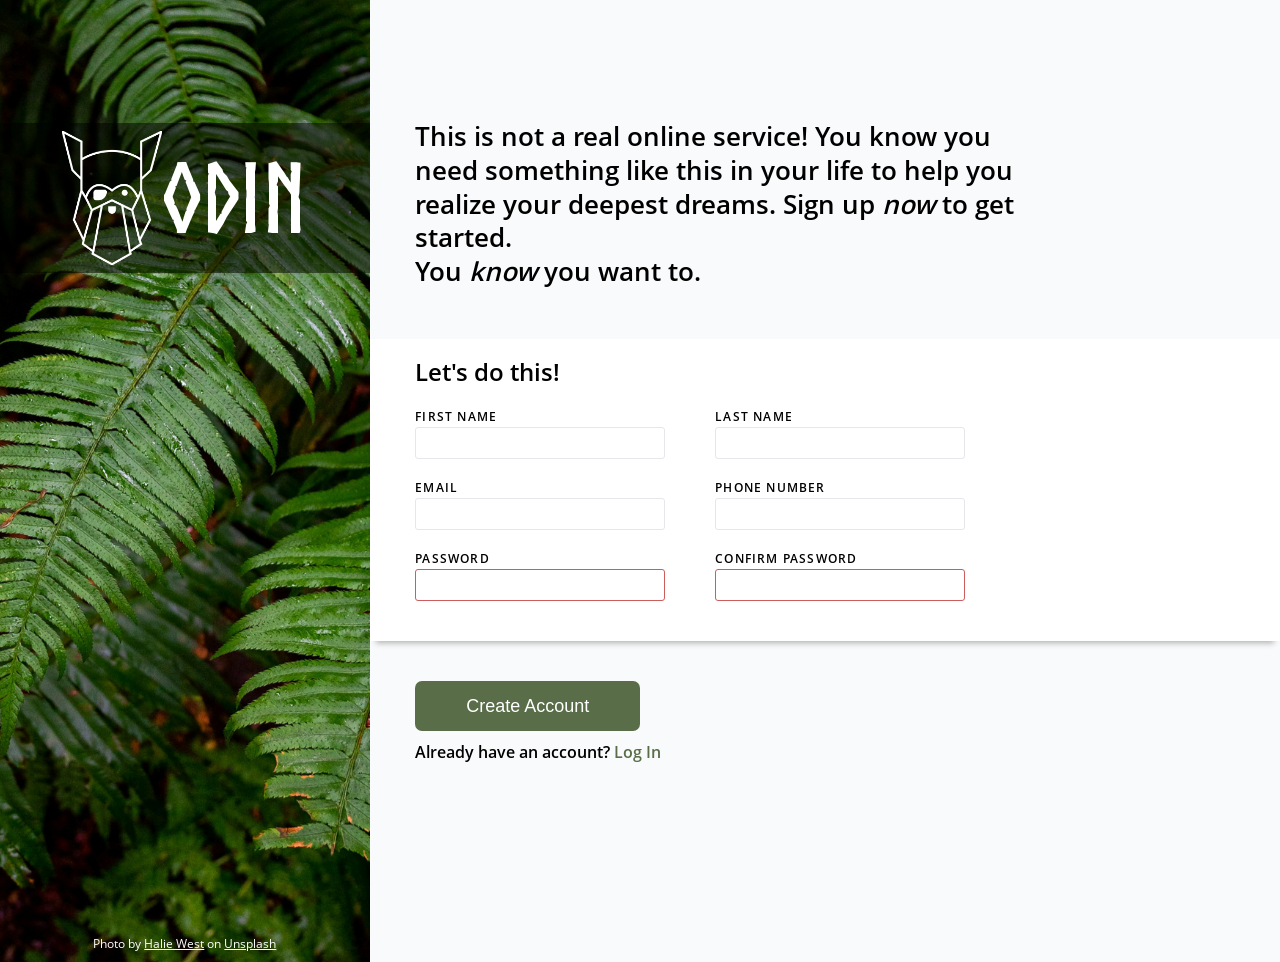
<file: index.html>
<!DOCTYPE html>
<html lang="en">
<head>
    <meta charset="UTF-8">
    <meta name="viewport" content="width=device-width, initial-scale=1.0">
    <title>Sign Up Form</title>
    <link rel="stylesheet" href="style.css">
</head>
<body>
    <div class="container">
        <section class="logo-section">
            <div class="logo-container">
                <img src="images/odin-lined.png" alt="odin-logo" class="logo-img">
                <p class="logo-text">Odin</p>
            </div>
            <p class="photo-cred">Photo by <a href="https://unsplash.com/@haliewestphoto" target="_blank">Halie West</a> on <a href="https://unsplash.com/photos/green-leaf-plant-in-close-up-photography-25xggax4bSA" target="_blank">Unsplash</a></p>
        </section>
        <section class="form-section">
            <div class="form-header">
                <p>This is not a real online service! You know you need something like this in your life to help you realize your deepest dreams. Sign up <em>now</em> to get started.</p>
                <p>You <em>know</em> you want to.</p>
            </div>
            <form class="form-main">
                <p>Let's do this!</p>
                <div class="form-row">
                    <div class="input-column">
                        <label for="user_name">First Name</label>
                        <input type="text" id="user_name" name="user_name">
                    </div>
                    <div class="input-column">
                        <label for="user_lastname">Last Name</label>
                        <input type="text" id="user_last_name" name="user_last_name">
                    </div>
                </div>
                <div class="form-row">
                    <div class="input-column">
                        <label for="user_email">Email</label>
                        <input type="email" id="user_email" name="user_email">
                    </div>
                    <div class="input-column">
                        <label for="user_phone">Phone Number</label>
                        <input type="tel" id="user_phone" name="user_phone">
                    </div>
                </div>
                <div class="form-row">
                    <div class="input-column">
                        <label for="user_pwd">Password</label>
                        <input type="password" id="user_pwd" name="user_pwd" pattern="(?=.*\d)(?=.*[a-z])(?=.*[A-Z])(?=.*[\W_]).{8,}" title="Must contain at least one number, one uppercase, one lowercase letter, one special character, and at least 8 characters." required>
                    </div>
                    <div class="input-column">
                        <label for="confirm_pwd">Confirm Password</label>
                        <input type="password" id="confirm_pwd" name="confirm_pwd" pattern="(?=.*\d)(?=.*[a-z])(?=.*[A-Z])(?=.*[\W_]).{8,}" title="Must contain at least one number, one uppercase, one lowercase letter, one special character, and at least 8 characters." required>
                    </div>
                </div>
            </form>
            <div class="form-footer">
                <form class="form-button">
                    <button action="" method="POST" class="submit-button">Create Account</button>
                </form>
                <p>Already have an account? <a href="">Log In</a></p>
            </div>
        </section>
    </div>
</body>
</html>
</file>
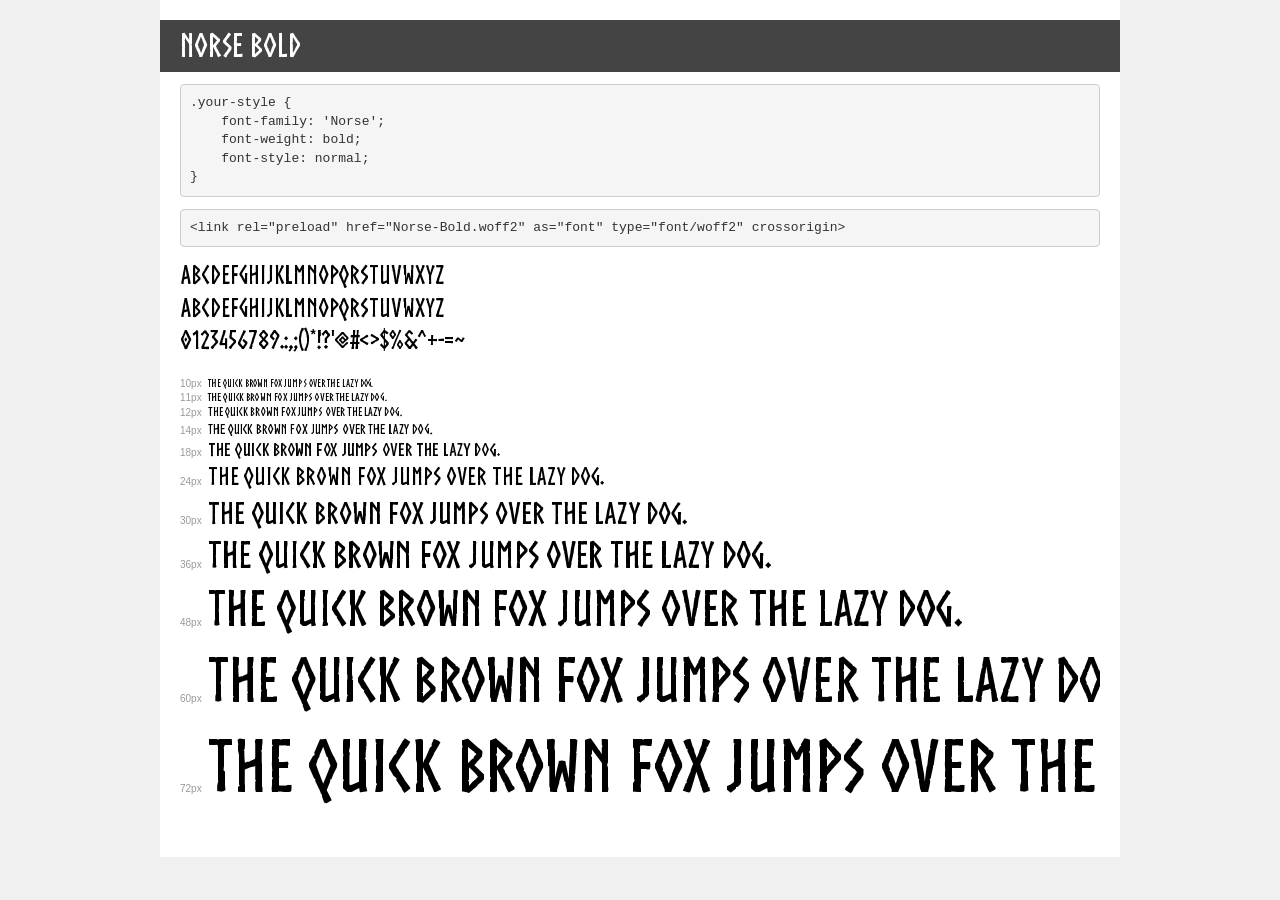
<file: fonts/demo.html>
<!DOCTYPE html>
<html lang="en">
<head>
    <meta charset="utf-8">
    <meta http-equiv="X-UA-Compatible" content="IE=edge">
    <meta name="viewport" content="width=device-width, initial-scale=1">
    <meta name="robots" content="noindex, noarchive">
    <meta name="format-detection" content="telephone=no">
    <title>Transfonter demo</title>
    <link href="stylesheet.css" rel="stylesheet">
    <style>
        /*
        http://meyerweb.com/eric/tools/css/reset/
        v2.0 | 20110126
        License: none (public domain)
        */
        html, body, div, span, applet, object, iframe,
        h1, h2, h3, h4, h5, h6, p, blockquote, pre,
        a, abbr, acronym, address, big, cite, code,
        del, dfn, em, img, ins, kbd, q, s, samp,
        small, strike, strong, sub, sup, tt, var,
        b, u, i, center,
        dl, dt, dd, ol, ul, li,
        fieldset, form, label, legend,
        table, caption, tbody, tfoot, thead, tr, th, td,
        article, aside, canvas, details, embed,
        figure, figcaption, footer, header, hgroup,
        menu, nav, output, ruby, section, summary,
        time, mark, audio, video {
            margin: 0;
            padding: 0;
            border: 0;
            font-size: 100%;
            font: inherit;
            vertical-align: baseline;
        }
        /* HTML5 display-role reset for older browsers */
        article, aside, details, figcaption, figure,
        footer, header, hgroup, menu, nav, section {
            display: block;
        }
        body {
            line-height: 1;
        }
        ol, ul {
            list-style: none;
        }
        blockquote, q {
            quotes: none;
        }
        blockquote:before, blockquote:after,
        q:before, q:after {
            content: '';
            content: none;
        }
        table {
            border-collapse: collapse;
            border-spacing: 0;
        }
        /* demo styles */
        body {
            background: #f0f0f0;
            color: #000;
        }
        .page {
            background: #fff;
            width: 920px;
            margin: 0 auto;
            padding: 20px 20px 0 20px;
            overflow: hidden;
        }
        .font-container {
            overflow-x: auto;
            overflow-y: hidden;
            margin-bottom: 40px;
            line-height: 1.3;
            white-space: nowrap;
            padding-bottom: 5px;
        }
        h1 {
            position: relative;
            background: #444;
            font-size: 32px;
            color: #fff;
            padding: 10px 20px;
            margin: 0 -20px 12px -20px;
        }
        .letters {
            font-size: 25px;
            margin-bottom: 20px;
        }
        .s10:before {
            content: '10px';
        }
        .s11:before {
            content: '11px';
        }
        .s12:before {
            content: '12px';
        }
        .s14:before {
            content: '14px';
        }
        .s18:before {
            content: '18px';
        }
        .s24:before {
            content: '24px';
        }
        .s30:before {
            content: '30px';
        }
        .s36:before {
            content: '36px';
        }
        .s48:before {
            content: '48px';
        }
        .s60:before {
            content: '60px';
        }
        .s72:before {
            content: '72px';
        }
        .s10:before, .s11:before, .s12:before, .s14:before,
        .s18:before, .s24:before, .s30:before, .s36:before,
        .s48:before, .s60:before, .s72:before {
            font-family: Arial, sans-serif;
            font-size: 10px;
            font-weight: normal;
            font-style: normal;
            color: #999;
            padding-right: 6px;
        }
        pre {
            display: block;
            padding: 9px;
            margin: 0 0 12px;
            font-family: Monaco, Menlo, Consolas, "Courier New", monospace;
            font-size: 13px;
            line-height: 1.428571429;
            color: #333;
            font-weight: normal;
            font-style: normal;
            background-color: #f5f5f5;
            border: 1px solid #ccc;
            overflow-x: auto;
            border-radius: 4px;
        }
        /* responsive */
        @media (max-width: 959px) {
            .page {
                width: auto;
                margin: 0;
            }
        }
    </style>
</head>
<body>
<div class="page">
    <div class="demo">
        <h1 style="font-family: 'Norse'; font-weight: bold; font-style: normal;">Norse Bold</h1>
        <pre title="Usage">.your-style {
    font-family: 'Norse';
    font-weight: bold;
    font-style: normal;
}</pre>
        <pre title="Preload (optional)">
&lt;link rel=&quot;preload&quot; href=&quot;Norse-Bold.woff2&quot; as=&quot;font&quot; type=&quot;font/woff2&quot; crossorigin&gt;</pre>
        <div class="font-container" style="font-family: 'Norse'; font-weight: bold; font-style: normal;">
            <p class="letters">
                abcdefghijklmnopqrstuvwxyz<br>
ABCDEFGHIJKLMNOPQRSTUVWXYZ<br>
                0123456789.:,;()*!?'@#&lt;&gt;$%&^+-=~
            </p>
            <p class="s10" style="font-size: 10px;">The quick brown fox jumps over the lazy dog.</p>
            <p class="s11" style="font-size: 11px;">The quick brown fox jumps over the lazy dog.</p>
            <p class="s12" style="font-size: 12px;">The quick brown fox jumps over the lazy dog.</p>
            <p class="s14" style="font-size: 14px;">The quick brown fox jumps over the lazy dog.</p>
            <p class="s18" style="font-size: 18px;">The quick brown fox jumps over the lazy dog.</p>
            <p class="s24" style="font-size: 24px;">The quick brown fox jumps over the lazy dog.</p>
            <p class="s30" style="font-size: 30px;">The quick brown fox jumps over the lazy dog.</p>
            <p class="s36" style="font-size: 36px;">The quick brown fox jumps over the lazy dog.</p>
            <p class="s48" style="font-size: 48px;">The quick brown fox jumps over the lazy dog.</p>
            <p class="s60" style="font-size: 60px;">The quick brown fox jumps over the lazy dog.</p>
            <p class="s72" style="font-size: 72px;">The quick brown fox jumps over the lazy dog.</p>
        </div>
    </div>

</div>
</body>
</html>
</file>
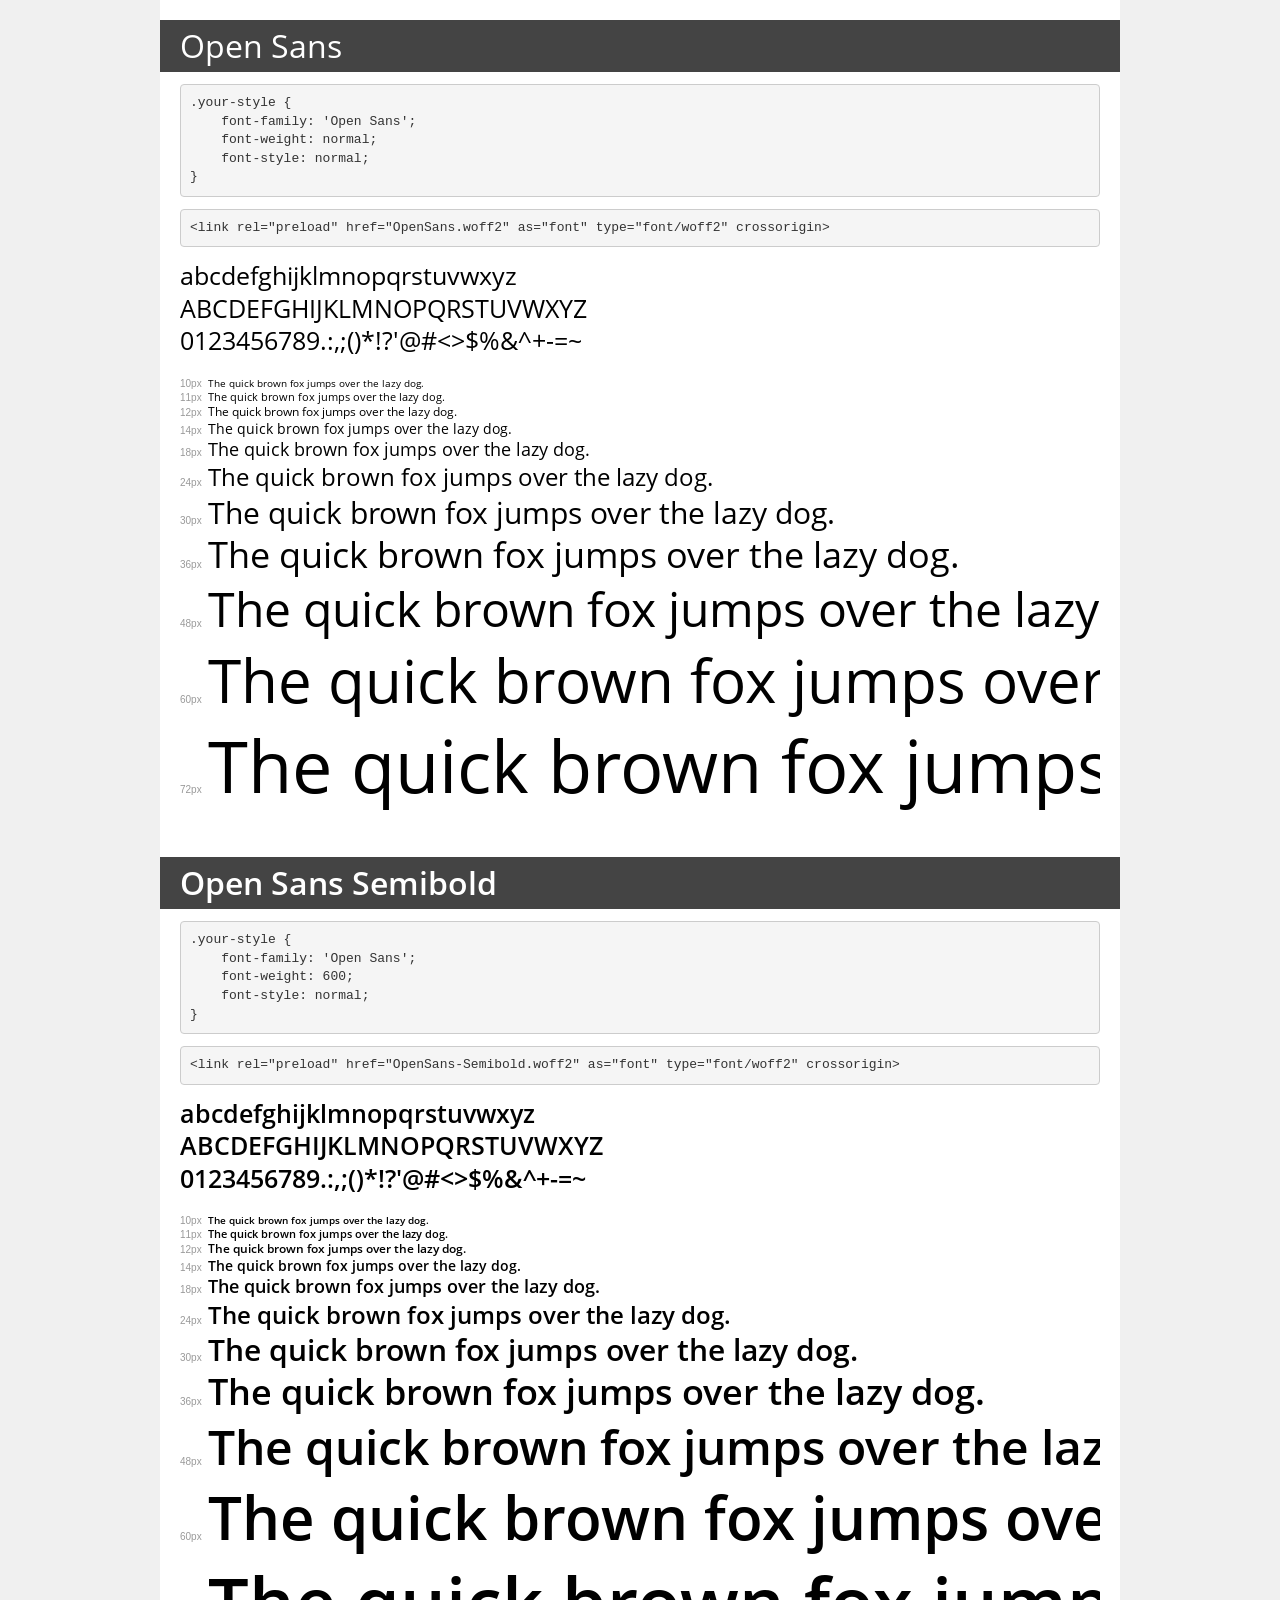
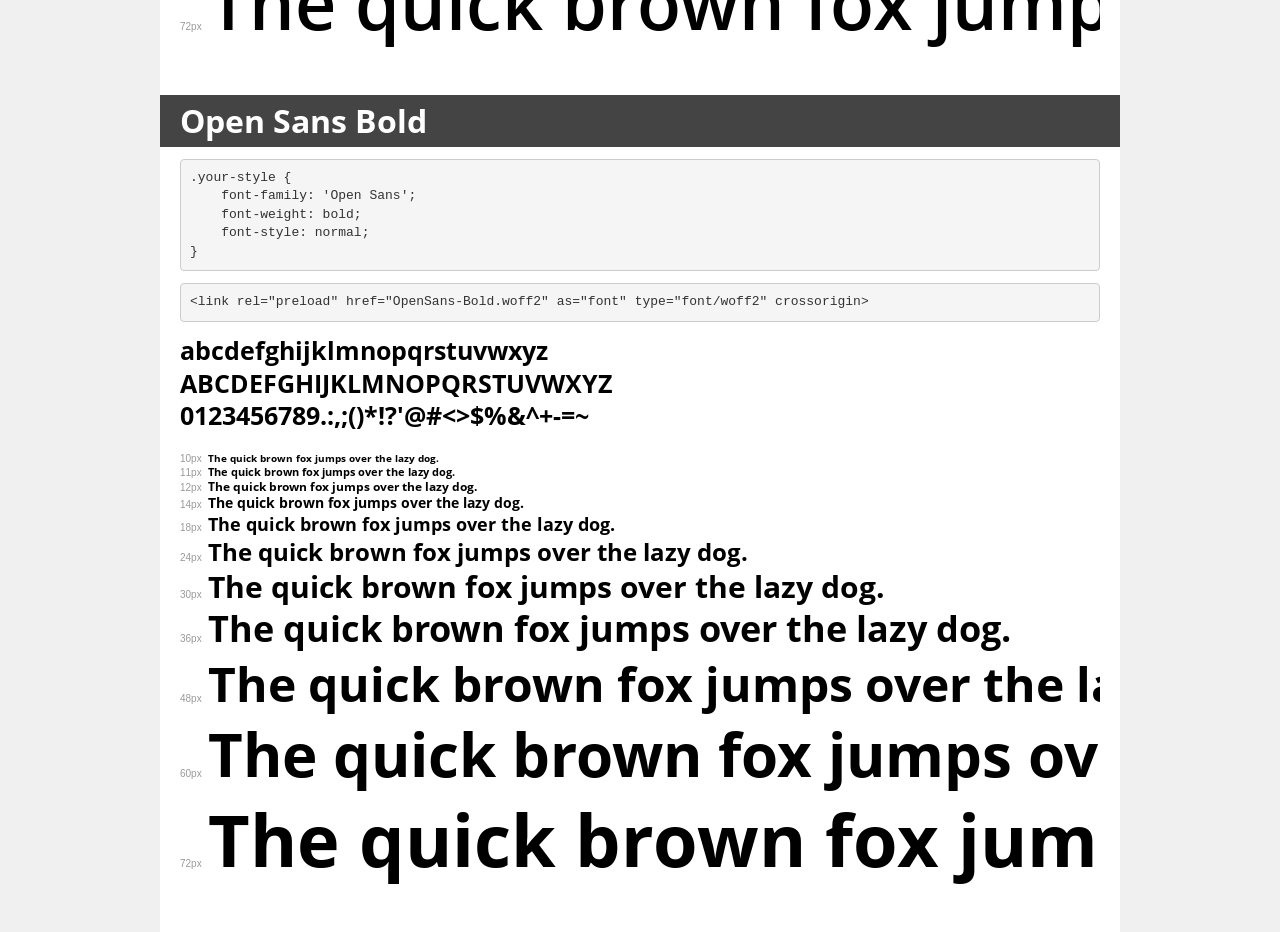
<file: fonts/open-sans/demo.html>
<!DOCTYPE html>
<html lang="en">
<head>
    <meta charset="utf-8">
    <meta http-equiv="X-UA-Compatible" content="IE=edge">
    <meta name="viewport" content="width=device-width, initial-scale=1">
    <meta name="robots" content="noindex, noarchive">
    <meta name="format-detection" content="telephone=no">
    <title>Transfonter demo</title>
    <link href="stylesheet.css" rel="stylesheet">
    <style>
        /*
        http://meyerweb.com/eric/tools/css/reset/
        v2.0 | 20110126
        License: none (public domain)
        */
        html, body, div, span, applet, object, iframe,
        h1, h2, h3, h4, h5, h6, p, blockquote, pre,
        a, abbr, acronym, address, big, cite, code,
        del, dfn, em, img, ins, kbd, q, s, samp,
        small, strike, strong, sub, sup, tt, var,
        b, u, i, center,
        dl, dt, dd, ol, ul, li,
        fieldset, form, label, legend,
        table, caption, tbody, tfoot, thead, tr, th, td,
        article, aside, canvas, details, embed,
        figure, figcaption, footer, header, hgroup,
        menu, nav, output, ruby, section, summary,
        time, mark, audio, video {
            margin: 0;
            padding: 0;
            border: 0;
            font-size: 100%;
            font: inherit;
            vertical-align: baseline;
        }
        /* HTML5 display-role reset for older browsers */
        article, aside, details, figcaption, figure,
        footer, header, hgroup, menu, nav, section {
            display: block;
        }
        body {
            line-height: 1;
        }
        ol, ul {
            list-style: none;
        }
        blockquote, q {
            quotes: none;
        }
        blockquote:before, blockquote:after,
        q:before, q:after {
            content: '';
            content: none;
        }
        table {
            border-collapse: collapse;
            border-spacing: 0;
        }
        /* demo styles */
        body {
            background: #f0f0f0;
            color: #000;
        }
        .page {
            background: #fff;
            width: 920px;
            margin: 0 auto;
            padding: 20px 20px 0 20px;
            overflow: hidden;
        }
        .font-container {
            overflow-x: auto;
            overflow-y: hidden;
            margin-bottom: 40px;
            line-height: 1.3;
            white-space: nowrap;
            padding-bottom: 5px;
        }
        h1 {
            position: relative;
            background: #444;
            font-size: 32px;
            color: #fff;
            padding: 10px 20px;
            margin: 0 -20px 12px -20px;
        }
        .letters {
            font-size: 25px;
            margin-bottom: 20px;
        }
        .s10:before {
            content: '10px';
        }
        .s11:before {
            content: '11px';
        }
        .s12:before {
            content: '12px';
        }
        .s14:before {
            content: '14px';
        }
        .s18:before {
            content: '18px';
        }
        .s24:before {
            content: '24px';
        }
        .s30:before {
            content: '30px';
        }
        .s36:before {
            content: '36px';
        }
        .s48:before {
            content: '48px';
        }
        .s60:before {
            content: '60px';
        }
        .s72:before {
            content: '72px';
        }
        .s10:before, .s11:before, .s12:before, .s14:before,
        .s18:before, .s24:before, .s30:before, .s36:before,
        .s48:before, .s60:before, .s72:before {
            font-family: Arial, sans-serif;
            font-size: 10px;
            font-weight: normal;
            font-style: normal;
            color: #999;
            padding-right: 6px;
        }
        pre {
            display: block;
            padding: 9px;
            margin: 0 0 12px;
            font-family: Monaco, Menlo, Consolas, "Courier New", monospace;
            font-size: 13px;
            line-height: 1.428571429;
            color: #333;
            font-weight: normal;
            font-style: normal;
            background-color: #f5f5f5;
            border: 1px solid #ccc;
            overflow-x: auto;
            border-radius: 4px;
        }
        /* responsive */
        @media (max-width: 959px) {
            .page {
                width: auto;
                margin: 0;
            }
        }
    </style>
</head>
<body>
<div class="page">
    <div class="demo">
        <h1 style="font-family: 'Open Sans'; font-weight: normal; font-style: normal;">Open Sans</h1>
        <pre title="Usage">.your-style {
    font-family: 'Open Sans';
    font-weight: normal;
    font-style: normal;
}</pre>
        <pre title="Preload (optional)">
&lt;link rel=&quot;preload&quot; href=&quot;OpenSans.woff2&quot; as=&quot;font&quot; type=&quot;font/woff2&quot; crossorigin&gt;</pre>
        <div class="font-container" style="font-family: 'Open Sans'; font-weight: normal; font-style: normal;">
            <p class="letters">
                abcdefghijklmnopqrstuvwxyz<br>
ABCDEFGHIJKLMNOPQRSTUVWXYZ<br>
                0123456789.:,;()*!?'@#&lt;&gt;$%&^+-=~
            </p>
            <p class="s10" style="font-size: 10px;">The quick brown fox jumps over the lazy dog.</p>
            <p class="s11" style="font-size: 11px;">The quick brown fox jumps over the lazy dog.</p>
            <p class="s12" style="font-size: 12px;">The quick brown fox jumps over the lazy dog.</p>
            <p class="s14" style="font-size: 14px;">The quick brown fox jumps over the lazy dog.</p>
            <p class="s18" style="font-size: 18px;">The quick brown fox jumps over the lazy dog.</p>
            <p class="s24" style="font-size: 24px;">The quick brown fox jumps over the lazy dog.</p>
            <p class="s30" style="font-size: 30px;">The quick brown fox jumps over the lazy dog.</p>
            <p class="s36" style="font-size: 36px;">The quick brown fox jumps over the lazy dog.</p>
            <p class="s48" style="font-size: 48px;">The quick brown fox jumps over the lazy dog.</p>
            <p class="s60" style="font-size: 60px;">The quick brown fox jumps over the lazy dog.</p>
            <p class="s72" style="font-size: 72px;">The quick brown fox jumps over the lazy dog.</p>
        </div>
    </div>

    <div class="demo">
        <h1 style="font-family: 'Open Sans'; font-weight: 600; font-style: normal;">Open Sans Semibold</h1>
        <pre title="Usage">.your-style {
    font-family: 'Open Sans';
    font-weight: 600;
    font-style: normal;
}</pre>
        <pre title="Preload (optional)">
&lt;link rel=&quot;preload&quot; href=&quot;OpenSans-Semibold.woff2&quot; as=&quot;font&quot; type=&quot;font/woff2&quot; crossorigin&gt;</pre>
        <div class="font-container" style="font-family: 'Open Sans'; font-weight: 600; font-style: normal;">
            <p class="letters">
                abcdefghijklmnopqrstuvwxyz<br>
ABCDEFGHIJKLMNOPQRSTUVWXYZ<br>
                0123456789.:,;()*!?'@#&lt;&gt;$%&^+-=~
            </p>
            <p class="s10" style="font-size: 10px;">The quick brown fox jumps over the lazy dog.</p>
            <p class="s11" style="font-size: 11px;">The quick brown fox jumps over the lazy dog.</p>
            <p class="s12" style="font-size: 12px;">The quick brown fox jumps over the lazy dog.</p>
            <p class="s14" style="font-size: 14px;">The quick brown fox jumps over the lazy dog.</p>
            <p class="s18" style="font-size: 18px;">The quick brown fox jumps over the lazy dog.</p>
            <p class="s24" style="font-size: 24px;">The quick brown fox jumps over the lazy dog.</p>
            <p class="s30" style="font-size: 30px;">The quick brown fox jumps over the lazy dog.</p>
            <p class="s36" style="font-size: 36px;">The quick brown fox jumps over the lazy dog.</p>
            <p class="s48" style="font-size: 48px;">The quick brown fox jumps over the lazy dog.</p>
            <p class="s60" style="font-size: 60px;">The quick brown fox jumps over the lazy dog.</p>
            <p class="s72" style="font-size: 72px;">The quick brown fox jumps over the lazy dog.</p>
        </div>
    </div>

    <div class="demo">
        <h1 style="font-family: 'Open Sans'; font-weight: bold; font-style: normal;">Open Sans Bold</h1>
        <pre title="Usage">.your-style {
    font-family: 'Open Sans';
    font-weight: bold;
    font-style: normal;
}</pre>
        <pre title="Preload (optional)">
&lt;link rel=&quot;preload&quot; href=&quot;OpenSans-Bold.woff2&quot; as=&quot;font&quot; type=&quot;font/woff2&quot; crossorigin&gt;</pre>
        <div class="font-container" style="font-family: 'Open Sans'; font-weight: bold; font-style: normal;">
            <p class="letters">
                abcdefghijklmnopqrstuvwxyz<br>
ABCDEFGHIJKLMNOPQRSTUVWXYZ<br>
                0123456789.:,;()*!?'@#&lt;&gt;$%&^+-=~
            </p>
            <p class="s10" style="font-size: 10px;">The quick brown fox jumps over the lazy dog.</p>
            <p class="s11" style="font-size: 11px;">The quick brown fox jumps over the lazy dog.</p>
            <p class="s12" style="font-size: 12px;">The quick brown fox jumps over the lazy dog.</p>
            <p class="s14" style="font-size: 14px;">The quick brown fox jumps over the lazy dog.</p>
            <p class="s18" style="font-size: 18px;">The quick brown fox jumps over the lazy dog.</p>
            <p class="s24" style="font-size: 24px;">The quick brown fox jumps over the lazy dog.</p>
            <p class="s30" style="font-size: 30px;">The quick brown fox jumps over the lazy dog.</p>
            <p class="s36" style="font-size: 36px;">The quick brown fox jumps over the lazy dog.</p>
            <p class="s48" style="font-size: 48px;">The quick brown fox jumps over the lazy dog.</p>
            <p class="s60" style="font-size: 60px;">The quick brown fox jumps over the lazy dog.</p>
            <p class="s72" style="font-size: 72px;">The quick brown fox jumps over the lazy dog.</p>
        </div>
    </div>

</div>
</body>
</html>
</file>
<file: style.css>
@font-face {
    font-family: 'Norse';
    src: url('fonts/norse-bold/Norse-Bold.woff2') format('woff2'),
        url('fonts/norse-bold/Norse-Bold.woff') format('woff');
    font-weight: bold;
    font-style: normal;
    font-display: swap;
}

@font-face {
    font-family: 'Open Sans';
    src: url('fonts/open-sans/OpenSans.woff2') format('woff2'),
        url('fonts/open-sans/OpenSans.woff') format('woff');
    font-weight: normal;
    font-style: normal;
    font-display: swap;
}

@font-face {
    font-family: 'Open Sans';
    src: url('fonts/open-sans/OpenSans-Semibold.woff2') format('woff2'),
        url('fonts/open-sans/OpenSans-Semibold.woff') format('woff');
    font-weight: 600;
    font-style: normal;
    font-display: swap;
}

@font-face {
    font-family: 'Open Sans';
    src: url('fonts/open-sans/OpenSans-Bold.woff2') format('woff2'),
        url('fonts/open-sans/OpenSans-Bold.woff') format('woff');
    font-weight: bold;
    font-style: normal;
    font-display: swap;
}

* {
  margin: 0;
  padding: 0;
  box-sizing: border-box; /* Prevents borders/padding from adding to height */
}

html {
    background: #121212;
    height: 100vh;
}

body {
    display: flex;
    flex-direction: row;
    justify-content: center;
    align-items: center;
    height: 100vh;
}

.container {
    display: flex;
    width: 1440px;
    height: 1024px;
    box-shadow: 
        0px 0px 15px 2px rgba(0, 168, 89, 0.4),
        0px 0px 30px 10px rgba(0, 168, 89, 0.2),
        0px 0px 60px 20px rgba(0, 168, 89, 0.1);
}

.logo-section {
    background-image: url(images/halie-west-25xggax4bSA-unsplash.jpg);
    background-size: cover;
    background-position: center center;;
    width: 60%;
    color: white;
    display: flex;
    flex-direction: column;
}

.logo-container {
    display: flex;
    justify-content: center;
    align-items: center;
    margin-top: 50%;
    background-color: rgb(0 0 0 / 50%);
    padding: 0;
    height: 150px;
    font-family: 'Norse', sans-serif;
}

.photo-cred {
    margin-top: auto;
    padding-bottom: 10px;
    align-self: center;
    font-family: 'Open Sans', sans-serif;
    font-size: 12px;
}

.photo-cred a:link,
.photo-cred a:visited {
    color: white;
}

.logo-img {
    width: 100px;
    height: auto;
}

.logo-text {
    font-size: 96px;
}

.form-section {
    background-color: #F9FAFB;
    font-family: 'Open Sans', sans-serif;
}

.form-header {
    margin-top: 20%;
    padding: 0 25% 50px 5%;
    font-size: 26px;
    font-weight: 600;
    line-height: 1.3em;
}

.form-main {
    background-color: white;
    padding: 16px 0 20px 5%;
    display: flex;
    flex-direction: column;
    box-shadow: 0 8px 6px -6px rgba(0, 0, 0, 0.3);
}

.form-main p {
    font-size: 24px;
    font-weight: 600;
    padding-bottom: 20px;
}

.form-main input {
    font-size: 16px;
    height: 2em;
}

.form-row {
    width: 100%;
    display: flex;
    gap: 50px;
    padding-bottom: 20px;
}

.input-column {
    display: flex;
    flex-direction: column;
}

.input-column label {
    letter-spacing: 0.1em;
    text-transform: uppercase;
    font-size: 12px;
    padding-bottom: 2px;
    font-weight: 600;
}


.form-row label,
.form-row input {
    width: 250px;
}

.form-row input {
    border-radius: 3px;
    border: 1px solid #E5E7EB;
    padding: 5px 10px;
}

.form-row input:focus {
    border: 1px solid #2151D9;
    outline: none;
    box-shadow: 0px 4px 10px 0px rgba(0, 0, 0, 0.1);
}

.form-row input:invalid {
    border: 1px solid #CD5C5C;
}

.form-row input[type='password']:valid {
    border: 1px solid #28a745;
}

.form-footer {
    padding: 40px 0 50px 5%;
    font-weight: 600;
}

.form-footer button {
    border-radius: 7px;
    border: none;
    width: 225px;
    height: 50px;
    font-size: 18px;
    background-color: #596D48;
    color: white;
    margin-bottom: 10px;
}

.form-footer a {
    text-decoration: none;
    color: #596D48;
}
</file>
<file: fonts/stylesheet.css>
@font-face {
    font-family: 'Norse';
    src: url('Norse-Bold.woff2') format('woff2'),
        url('Norse-Bold.woff') format('woff');
    font-weight: bold;
    font-style: normal;
    font-display: swap;
}
</file>
<file: fonts/open-sans/stylesheet.css>
@font-face {
    font-family: 'Open Sans';
    src: url('OpenSans.woff2') format('woff2'),
        url('OpenSans.woff') format('woff');
    font-weight: normal;
    font-style: normal;
    font-display: swap;
}

@font-face {
    font-family: 'Open Sans';
    src: url('OpenSans-Semibold.woff2') format('woff2'),
        url('OpenSans-Semibold.woff') format('woff');
    font-weight: 600;
    font-style: normal;
    font-display: swap;
}

@font-face {
    font-family: 'Open Sans';
    src: url('OpenSans-Bold.woff2') format('woff2'),
        url('OpenSans-Bold.woff') format('woff');
    font-weight: bold;
    font-style: normal;
    font-display: swap;
}
</file>
